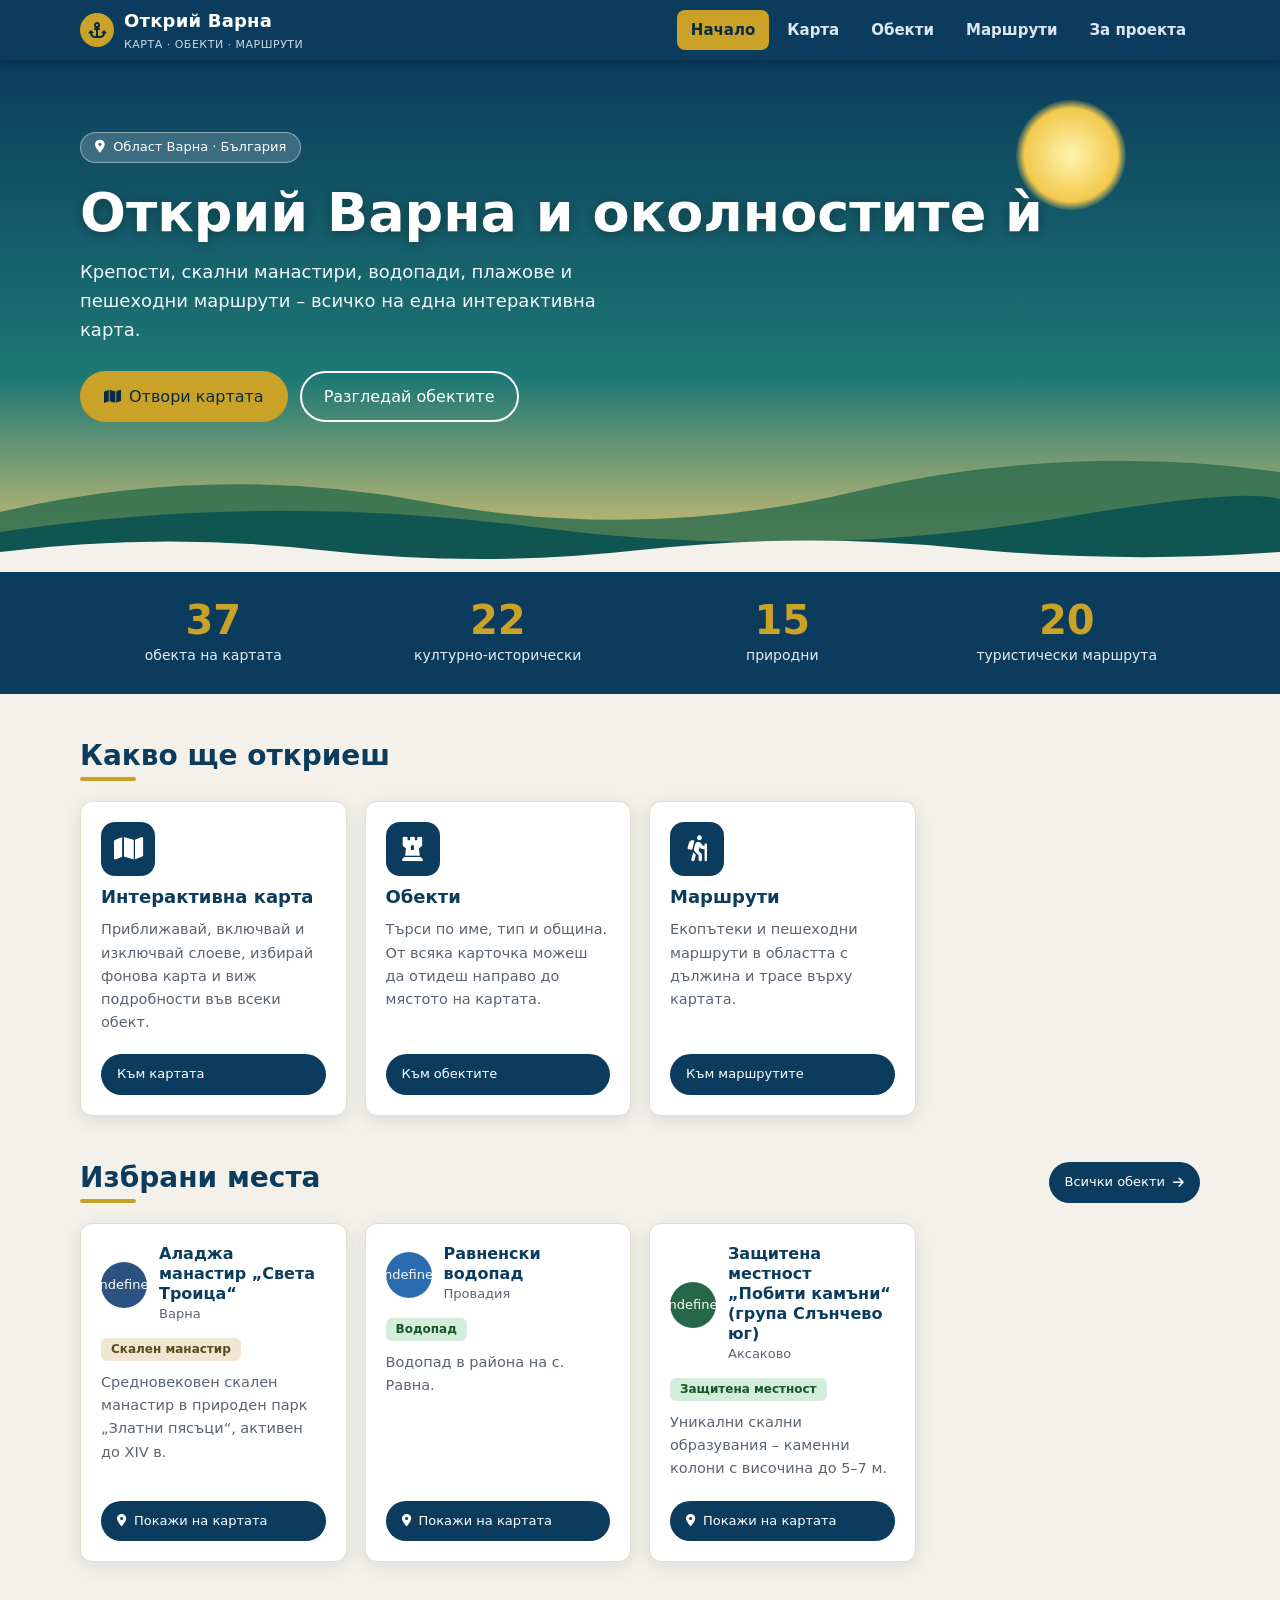
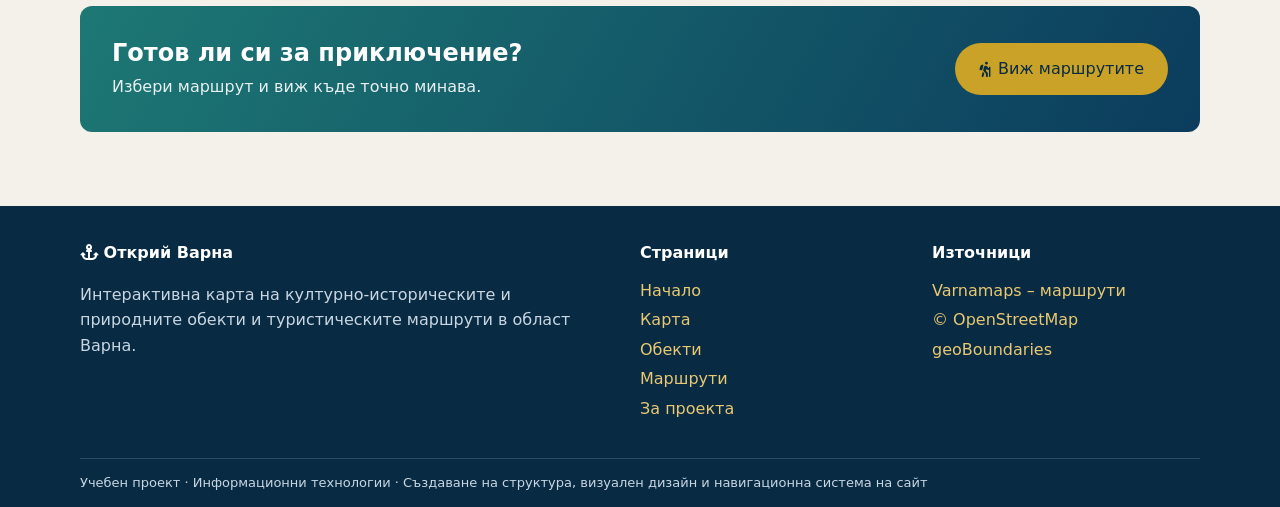
<file: index.html>
<!doctype html><html lang="bg"><head><meta charset="utf-8"><meta name="viewport" content="width=device-width,initial-scale=1"><title>Начало – Открий Варна</title><link rel="stylesheet" href="css/site.css"><link rel="stylesheet" href="https://cdnjs.cloudflare.com/ajax/libs/font-awesome/6.5.2/css/all.min.css"><link rel="stylesheet" href="css/fa-solid.css"><script>(function(){function faOk(){try{var i=document.createElement("i");i.className="fa-solid fa-anchor";i.style.cssText="position:absolute;left:-9999px;font-family:\"Font Awesome 6 Free\";font-weight:900";document.body.appendChild(i);var w=i.offsetWidth;document.body.removeChild(i);return w>0}catch(e){return false}}function check(){if(!faOk())document.documentElement.classList.add("no-fa")}if(document.readyState==="loading")document.addEventListener("DOMContentLoaded",function(){setTimeout(check,400)});else setTimeout(check,400)})();</script></head><body class=""><header class="site-header"><div class="container bar"><a class="logo" href="index.html"><span class="mark"><i class="fa-solid fa-anchor"></i></span><span>Открий Варна<small>КАРТА · ОБЕКТИ · МАРШРУТИ</small></span></a><button class="nav-toggle" aria-label="Меню" aria-expanded="false"><i class="fa-solid fa-bars"></i></button><nav aria-label="Основна навигация"><ul class="nav"><li><a href="index.html" class="active" aria-current="page">Начало</a></li><li><a href="karta.html">Карта</a></li><li><a href="obekti.html">Обекти</a></li><li><a href="marshruti.html">Маршрути</a></li><li><a href="za-proekta.html">За проекта</a></li></ul></nav></div></header><section class="banner"><div class="sun"></div><div class="container inner"><span class="tag"><i class="fa-solid fa-location-dot"></i> Област Варна · България</span><h1>Открий Варна и околностите ѝ</h1><p>Крепости, скални манастири, водопади, плажове и пешеходни маршрути – всичко на една интерактивна карта.</p><div class="btn-row"><a class="btn btn-primary" href="karta.html"><i class="fa-solid fa-map"></i> Отвори картата</a><a class="btn btn-outline" href="obekti.html">Разгледай обектите</a></div></div><svg class="scene" viewBox="0 0 1440 170" preserveAspectRatio="none" aria-hidden="true"><path d="M0 110 Q240 60 480 100 T960 90 T1440 70 V170 H0Z" fill="#2f6f4f" opacity=".85"/><path d="M0 130 Q300 90 600 125 T1200 115 T1440 120 V170 H0Z" fill="#0f5552"/><path d="M0 150 Q180 130 360 148 T720 148 T1080 146 T1440 150 V170 H0Z" fill="#f4f1ea"/></svg></section><section class="stats"><div class="container"><div class="grid"><div class="stat"><b id="stat-objects">0</b><span>обекта на картата</span></div><div class="stat"><b id="stat-culture">0</b><span>културно-исторически</span></div><div class="stat"><b id="stat-nature">0</b><span>природни</span></div><div class="stat"><b id="stat-trails">0</b><span>туристически маршрута</span></div></div></div></section><section class="block"><div class="container"><div class="section-title"><h2>Какво ще откриеш</h2></div><div class="grid"><div class="card feature"><div class="ico"><i class="fa-solid fa-map"></i></div><h3>Интерактивна карта</h3><p>Приближавай, включвай и изключвай слоеве, избирай фонова карта и виж подробности във всеки обект.</p><div class="spacer"></div><a class="btn btn-dark btn-sm" href="karta.html">Към картата</a></div><div class="card feature"><div class="ico"><i class="fa-solid fa-chess-rook"></i></div><h3>Обекти</h3><p>Търси по име, тип и община. От всяка карточка можеш да отидеш направо до мястото на картата.</p><div class="spacer"></div><a class="btn btn-dark btn-sm" href="obekti.html">Към обектите</a></div><div class="card feature"><div class="ico"><i class="fa-solid fa-person-hiking"></i></div><h3>Маршрути</h3><p>Екопътеки и пешеходни маршрути в областта с дължина и трасе върху картата.</p><div class="spacer"></div><a class="btn btn-dark btn-sm" href="marshruti.html">Към маршрутите</a></div></div></div></section><section class="block" style="padding-top:0"><div class="container"><div class="section-title"><h2>Избрани места</h2><a class="btn btn-dark btn-sm" href="obekti.html">Всички обекти <i class="fa-solid fa-arrow-right"></i></a></div><div class="grid" id="featured"></div></div></section><section class="block" style="padding-top:0"><div class="container"><div class="cta"><div><h2>Готов ли си за приключение?</h2><p>Избери маршрут и виж къде точно минава.</p></div><a class="btn btn-primary" href="marshruti.html"><i class="fa-solid fa-person-hiking"></i> Виж маршрутите</a></div></div></section><footer class="site-footer"><div class="container"><div class="cols"><div><h4><i class="fa-solid fa-anchor"></i> Открий Варна</h4><p>Интерактивна карта на културно-историческите и природните обекти и туристическите маршрути в област Варна.</p></div><div><h4>Страници</h4><a href="index.html">Начало</a><a href="karta.html">Карта</a><a href="obekti.html">Обекти</a><a href="marshruti.html">Маршрути</a><a href="za-proekta.html">За проекта</a></div><div><h4>Източници</h4><a href="https://varnamaps.eu/route-map/" target="_blank" rel="noopener">Varnamaps – маршрути</a><a href="https://www.openstreetmap.org/copyright" target="_blank" rel="noopener">© OpenStreetMap</a><a href="https://www.geoboundaries.org/" target="_blank" rel="noopener">geoBoundaries</a></div></div><div class="copy">Учебен проект · Информационни технологии · Създаване на структура, визуален дизайн и навигационна система на сайт</div></div></footer><script src="data/kulturni.js"></script><script src="data/prirodni.js"></script><script src="data/marshruti.js"></script><script src="js/site.js"></script></body></html>
</file>
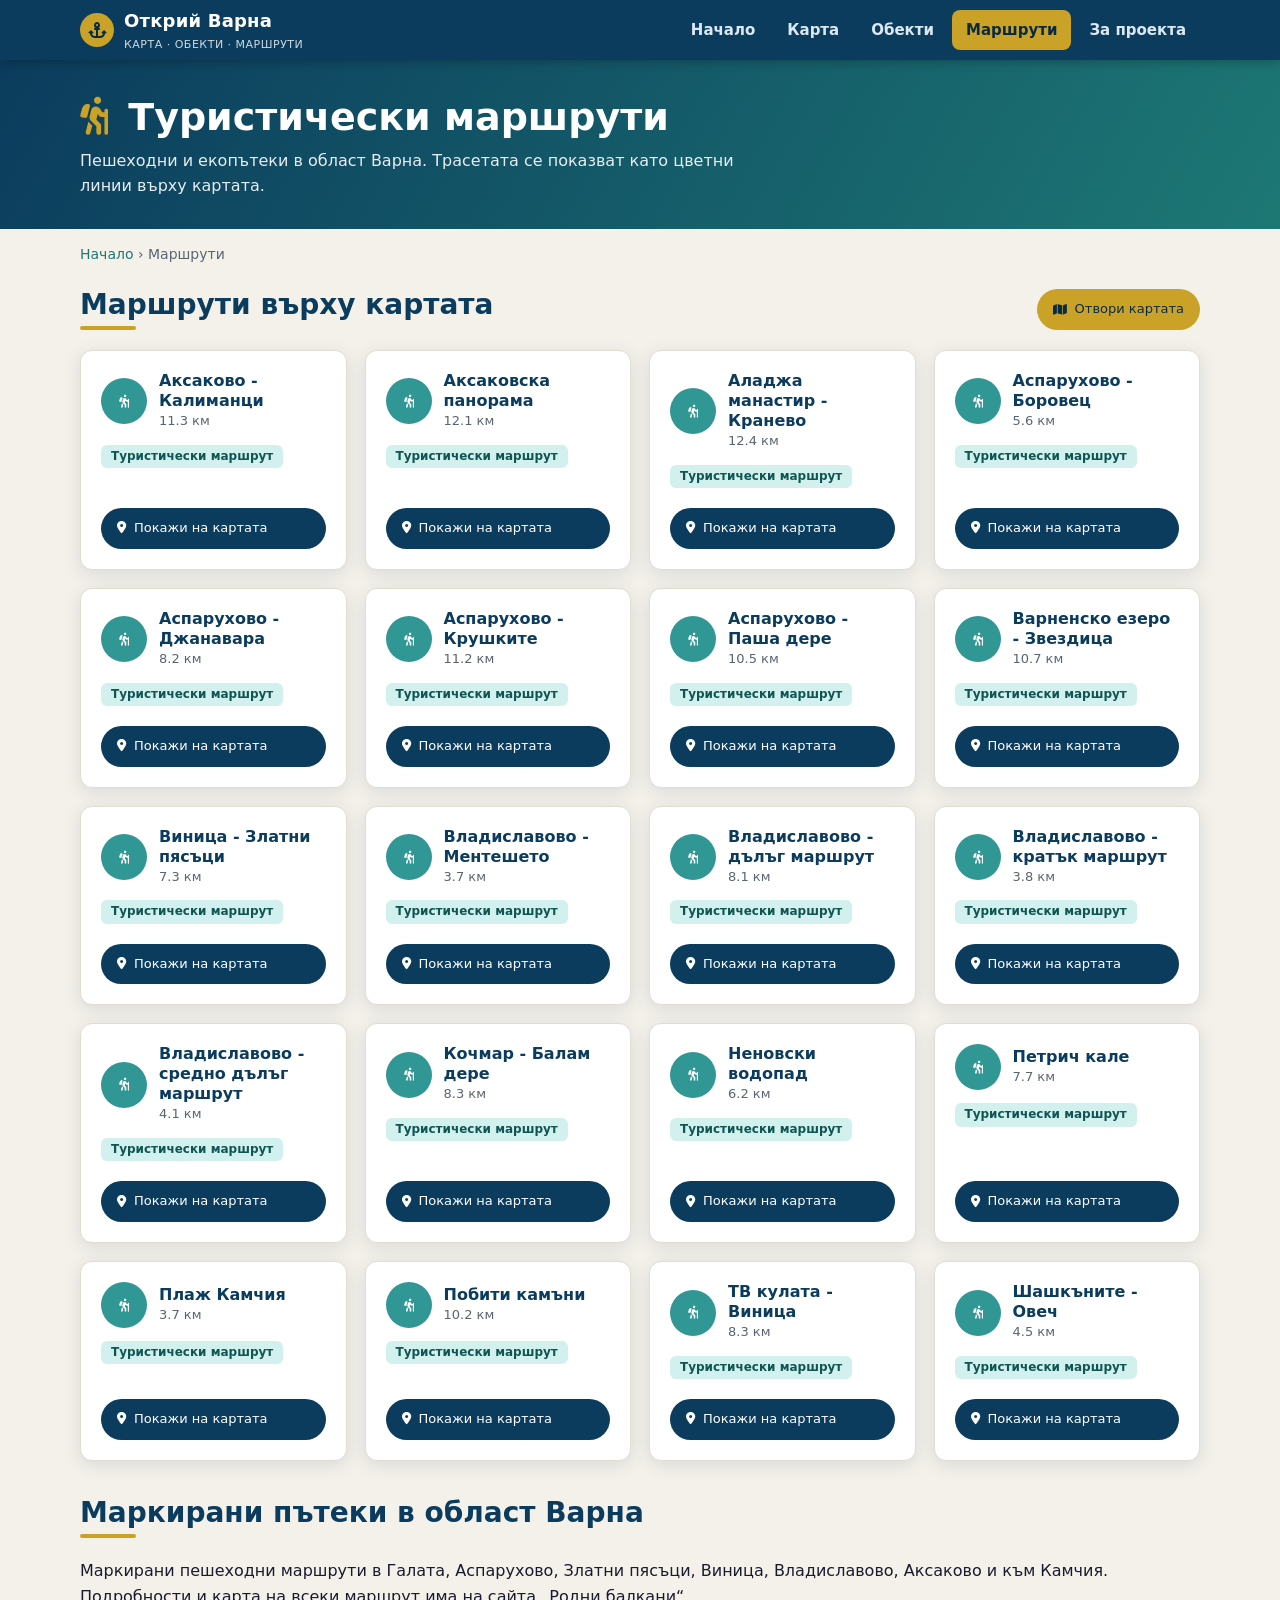
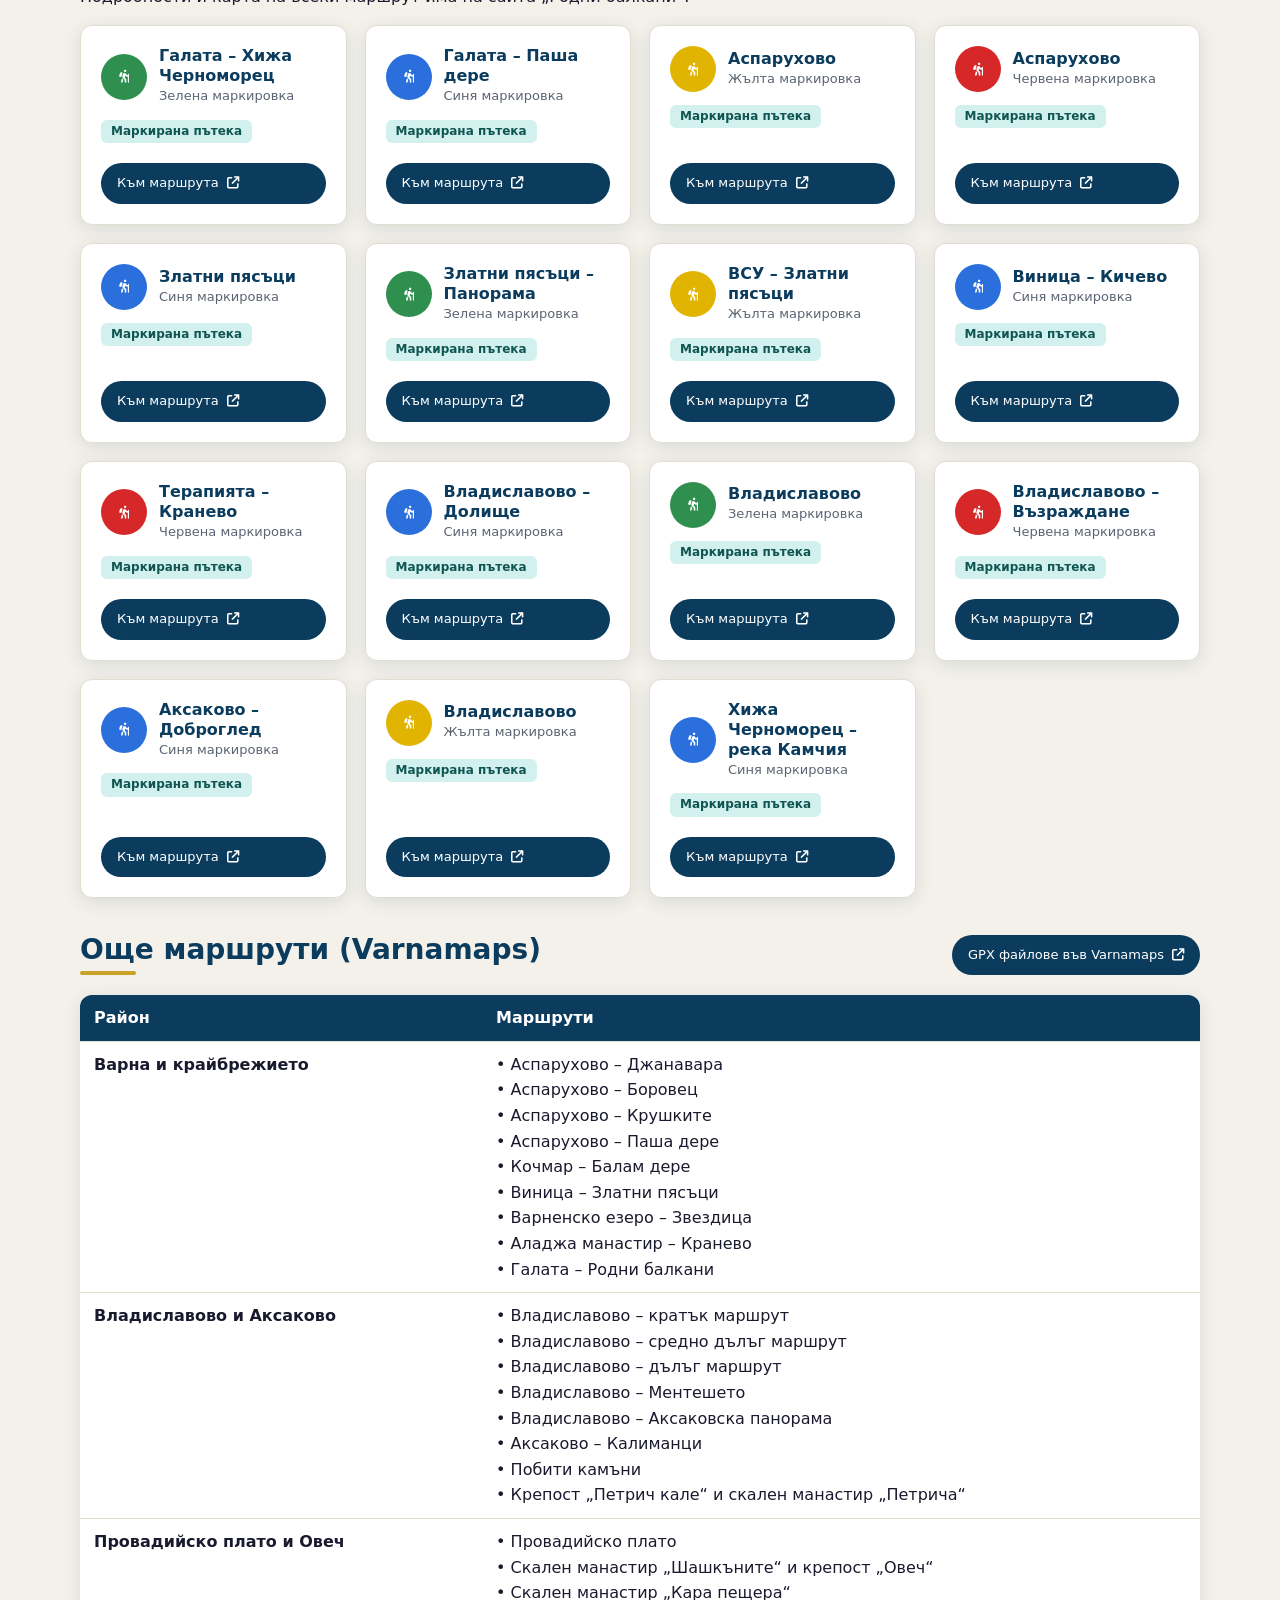
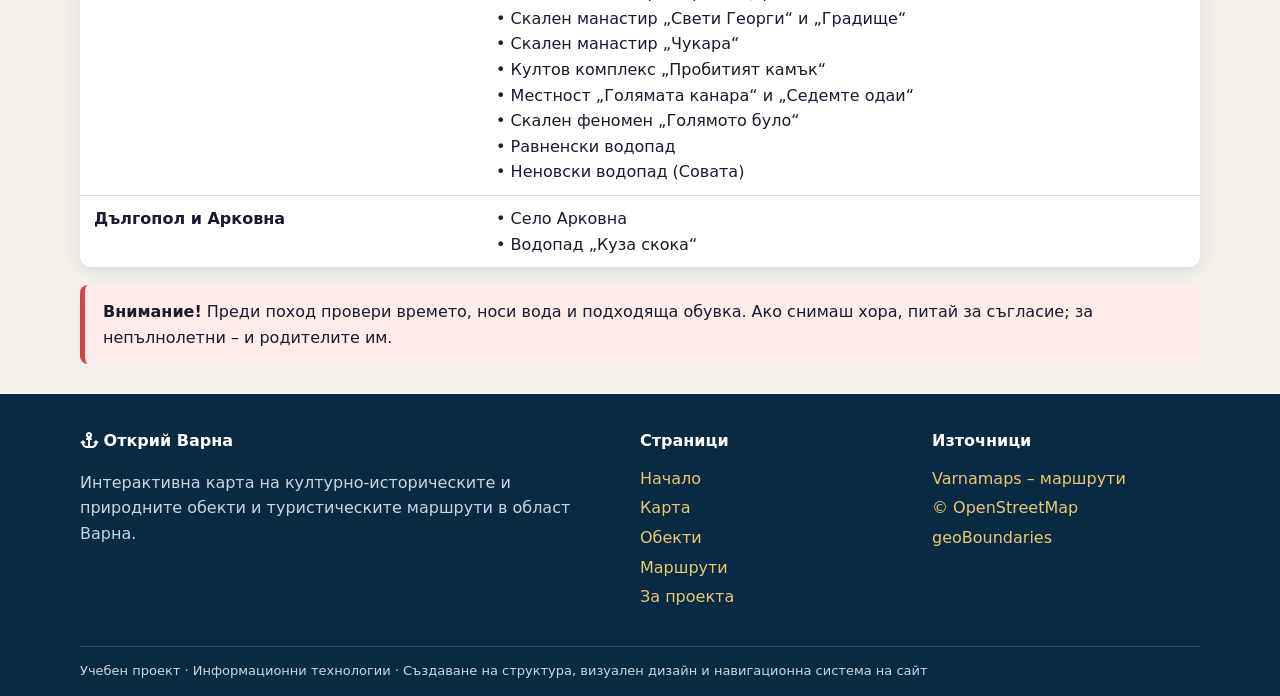
<file: marshruti.html>
<!doctype html><html lang="bg"><head><meta charset="utf-8"><meta name="viewport" content="width=device-width,initial-scale=1"><title>Маршрути – Открий Варна</title><link rel="stylesheet" href="css/site.css"><link rel="stylesheet" href="https://cdnjs.cloudflare.com/ajax/libs/font-awesome/6.5.2/css/all.min.css"><link rel="stylesheet" href="css/fa-solid.css"><script>(function(){function faOk(){try{var i=document.createElement("i");i.className="fa-solid fa-anchor";i.style.cssText="position:absolute;left:-9999px;font-family:\"Font Awesome 6 Free\";font-weight:900";document.body.appendChild(i);var w=i.offsetWidth;document.body.removeChild(i);return w>0}catch(e){return false}}function check(){if(!faOk())document.documentElement.classList.add("no-fa")}if(document.readyState==="loading")document.addEventListener("DOMContentLoaded",function(){setTimeout(check,400)});else setTimeout(check,400)})();</script></head><body class=""><header class="site-header"><div class="container bar"><a class="logo" href="index.html"><span class="mark"><i class="fa-solid fa-anchor"></i></span><span>Открий Варна<small>КАРТА · ОБЕКТИ · МАРШРУТИ</small></span></a><button class="nav-toggle" aria-label="Меню" aria-expanded="false"><i class="fa-solid fa-bars"></i></button><nav aria-label="Основна навигация"><ul class="nav"><li><a href="index.html">Начало</a></li><li><a href="karta.html">Карта</a></li><li><a href="obekti.html">Обекти</a></li><li><a href="marshruti.html" class="active" aria-current="page">Маршрути</a></li><li><a href="za-proekta.html">За проекта</a></li></ul></nav></div></header><div class="page-banner"><div class="container inner"><h1><i class="fa-solid fa-person-hiking"></i> Туристически маршрути</h1><p>Пешеходни и екопътеки в област Варна. Трасетата се показват като цветни линии върху картата.</p></div></div><nav class="breadcrumb container" aria-label="Пътека"><a href="index.html">Начало</a> › Маршрути</nav><div class="container"><div class="section-title" style="margin-top:22px"><h2>Маршрути върху картата</h2><a class="btn btn-primary btn-sm" href="karta.html"><i class="fa-solid fa-map"></i> Отвори картата</a></div><div class="grid" id="trail-list"></div><div class="notice" id="trail-empty"><b>Ако списъкът по-горе е празен, презареди страницата или провери data/marshruti.js.</b> Файловете с маршрути (GPX) се слагат в папка <code>gpx/</code> и се превръщат за картата със <code>node tools/gpx_to_js.js</code>. Дотогава на картата виждаш обектите, а долу е списъкът с маршрути, които предстои да бъдат нанесени.</div><div class="section-title" style="margin-top:34px"><h2>Маркирани пътеки в област Варна</h2></div><p>Маркирани пешеходни маршрути в Галата, Аспарухово, Златни пясъци, Виница, Владиславово, Аксаково и към Камчия. Подробности и карта на всеки маршрут има на сайта „Родни балкани“.</p><div class="grid"><article class="card"><div class="obj-head"><div class="dot" style="background:#2f8f4e"><i class="fa-solid fa-person-hiking"></i></div><div><h3>Галата – Хижа Черноморец</h3><div class="meta">Зелена маркировка</div></div></div><div><span class="chip trail">Маркирана пътека</span></div><div class="spacer"></div><a class="btn btn-dark btn-sm" href="https://www.rodnibalkani.com/?page_id=1984" target="_blank" rel="noopener">Към маршрута <i class="fa-solid fa-arrow-up-right-from-square"></i></a></article><article class="card"><div class="obj-head"><div class="dot" style="background:#2a6fdb"><i class="fa-solid fa-person-hiking"></i></div><div><h3>Галата – Паша дере</h3><div class="meta">Синя маркировка</div></div></div><div><span class="chip trail">Маркирана пътека</span></div><div class="spacer"></div><a class="btn btn-dark btn-sm" href="https://www.rodnibalkani.com/?page_id=1993" target="_blank" rel="noopener">Към маршрута <i class="fa-solid fa-arrow-up-right-from-square"></i></a></article><article class="card"><div class="obj-head"><div class="dot" style="background:#e0b400"><i class="fa-solid fa-person-hiking"></i></div><div><h3>Аспарухово</h3><div class="meta">Жълта маркировка</div></div></div><div><span class="chip trail">Маркирана пътека</span></div><div class="spacer"></div><a class="btn btn-dark btn-sm" href="https://www.rodnibalkani.com/?page_id=1998" target="_blank" rel="noopener">Към маршрута <i class="fa-solid fa-arrow-up-right-from-square"></i></a></article><article class="card"><div class="obj-head"><div class="dot" style="background:#d62828"><i class="fa-solid fa-person-hiking"></i></div><div><h3>Аспарухово</h3><div class="meta">Червена маркировка</div></div></div><div><span class="chip trail">Маркирана пътека</span></div><div class="spacer"></div><a class="btn btn-dark btn-sm" href="https://www.rodnibalkani.com/?page_id=2003" target="_blank" rel="noopener">Към маршрута <i class="fa-solid fa-arrow-up-right-from-square"></i></a></article><article class="card"><div class="obj-head"><div class="dot" style="background:#2a6fdb"><i class="fa-solid fa-person-hiking"></i></div><div><h3>Златни пясъци</h3><div class="meta">Синя маркировка</div></div></div><div><span class="chip trail">Маркирана пътека</span></div><div class="spacer"></div><a class="btn btn-dark btn-sm" href="https://www.rodnibalkani.com/?page_id=2007" target="_blank" rel="noopener">Към маршрута <i class="fa-solid fa-arrow-up-right-from-square"></i></a></article><article class="card"><div class="obj-head"><div class="dot" style="background:#2f8f4e"><i class="fa-solid fa-person-hiking"></i></div><div><h3>Златни пясъци – Панорама</h3><div class="meta">Зелена маркировка</div></div></div><div><span class="chip trail">Маркирана пътека</span></div><div class="spacer"></div><a class="btn btn-dark btn-sm" href="https://www.rodnibalkani.com/?page_id=2011" target="_blank" rel="noopener">Към маршрута <i class="fa-solid fa-arrow-up-right-from-square"></i></a></article><article class="card"><div class="obj-head"><div class="dot" style="background:#e0b400"><i class="fa-solid fa-person-hiking"></i></div><div><h3>ВСУ – Златни пясъци</h3><div class="meta">Жълта маркировка</div></div></div><div><span class="chip trail">Маркирана пътека</span></div><div class="spacer"></div><a class="btn btn-dark btn-sm" href="https://www.rodnibalkani.com/?page_id=2014" target="_blank" rel="noopener">Към маршрута <i class="fa-solid fa-arrow-up-right-from-square"></i></a></article><article class="card"><div class="obj-head"><div class="dot" style="background:#2a6fdb"><i class="fa-solid fa-person-hiking"></i></div><div><h3>Виница – Кичево</h3><div class="meta">Синя маркировка</div></div></div><div><span class="chip trail">Маркирана пътека</span></div><div class="spacer"></div><a class="btn btn-dark btn-sm" href="https://www.rodnibalkani.com/?page_id=2016" target="_blank" rel="noopener">Към маршрута <i class="fa-solid fa-arrow-up-right-from-square"></i></a></article><article class="card"><div class="obj-head"><div class="dot" style="background:#d62828"><i class="fa-solid fa-person-hiking"></i></div><div><h3>Терапията – Кранево</h3><div class="meta">Червена маркировка</div></div></div><div><span class="chip trail">Маркирана пътека</span></div><div class="spacer"></div><a class="btn btn-dark btn-sm" href="https://www.rodnibalkani.com/?page_id=2020" target="_blank" rel="noopener">Към маршрута <i class="fa-solid fa-arrow-up-right-from-square"></i></a></article><article class="card"><div class="obj-head"><div class="dot" style="background:#2a6fdb"><i class="fa-solid fa-person-hiking"></i></div><div><h3>Владиславово – Долище</h3><div class="meta">Синя маркировка</div></div></div><div><span class="chip trail">Маркирана пътека</span></div><div class="spacer"></div><a class="btn btn-dark btn-sm" href="https://www.rodnibalkani.com/?page_id=2023" target="_blank" rel="noopener">Към маршрута <i class="fa-solid fa-arrow-up-right-from-square"></i></a></article><article class="card"><div class="obj-head"><div class="dot" style="background:#2f8f4e"><i class="fa-solid fa-person-hiking"></i></div><div><h3>Владиславово</h3><div class="meta">Зелена маркировка</div></div></div><div><span class="chip trail">Маркирана пътека</span></div><div class="spacer"></div><a class="btn btn-dark btn-sm" href="https://www.rodnibalkani.com/?page_id=2026" target="_blank" rel="noopener">Към маршрута <i class="fa-solid fa-arrow-up-right-from-square"></i></a></article><article class="card"><div class="obj-head"><div class="dot" style="background:#d62828"><i class="fa-solid fa-person-hiking"></i></div><div><h3>Владиславово – Възраждане</h3><div class="meta">Червена маркировка</div></div></div><div><span class="chip trail">Маркирана пътека</span></div><div class="spacer"></div><a class="btn btn-dark btn-sm" href="https://www.rodnibalkani.com/?page_id=2029" target="_blank" rel="noopener">Към маршрута <i class="fa-solid fa-arrow-up-right-from-square"></i></a></article><article class="card"><div class="obj-head"><div class="dot" style="background:#2a6fdb"><i class="fa-solid fa-person-hiking"></i></div><div><h3>Аксаково – Доброглед</h3><div class="meta">Синя маркировка</div></div></div><div><span class="chip trail">Маркирана пътека</span></div><div class="spacer"></div><a class="btn btn-dark btn-sm" href="https://www.rodnibalkani.com/?page_id=2032" target="_blank" rel="noopener">Към маршрута <i class="fa-solid fa-arrow-up-right-from-square"></i></a></article><article class="card"><div class="obj-head"><div class="dot" style="background:#e0b400"><i class="fa-solid fa-person-hiking"></i></div><div><h3>Владиславово</h3><div class="meta">Жълта маркировка</div></div></div><div><span class="chip trail">Маркирана пътека</span></div><div class="spacer"></div><a class="btn btn-dark btn-sm" href="https://www.rodnibalkani.com/?page_id=2035" target="_blank" rel="noopener">Към маршрута <i class="fa-solid fa-arrow-up-right-from-square"></i></a></article><article class="card"><div class="obj-head"><div class="dot" style="background:#2a6fdb"><i class="fa-solid fa-person-hiking"></i></div><div><h3>Хижа Черноморец – река Камчия</h3><div class="meta">Синя маркировка</div></div></div><div><span class="chip trail">Маркирана пътека</span></div><div class="spacer"></div><a class="btn btn-dark btn-sm" href="https://www.rodnibalkani.com/?page_id=2886" target="_blank" rel="noopener">Към маршрута <i class="fa-solid fa-arrow-up-right-from-square"></i></a></article></div><div class="section-title" style="margin-top:34px"><h2>Още маршрути (Varnamaps)</h2><a class="btn btn-dark btn-sm" href="https://varnamaps.eu/gps-tracks/" target="_blank" rel="noopener">GPX файлове във Varnamaps <i class="fa-solid fa-arrow-up-right-from-square"></i></a></div><table class="simple"><thead><tr><th>Район</th><th>Маршрути</th></tr></thead><tbody><tr><td><b>Варна и крайбрежието</b></td><td>• Аспарухово – Джанавара<br>• Аспарухово – Боровец<br>• Аспарухово – Крушките<br>• Аспарухово – Паша дере<br>• Кочмар – Балам дере<br>• Виница – Златни пясъци<br>• Варненско езеро – Звездица<br>• Аладжа манастир – Кранево<br>• Галата – Родни балкани</td></tr><tr><td><b>Владиславово и Аксаково</b></td><td>• Владиславово – кратък маршрут<br>• Владиславово – средно дълъг маршрут<br>• Владиславово – дълъг маршрут<br>• Владиславово – Ментешето<br>• Владиславово – Аксаковска панорама<br>• Аксаково – Калиманци<br>• Побити камъни<br>• Крепост „Петрич кале“ и скален манастир „Петрича“</td></tr><tr><td><b>Провадийско плато и Овеч</b></td><td>• Провадийско плато<br>• Скален манастир „Шашкъните“ и крепост „Овеч“<br>• Скален манастир „Кара пещера“<br>• Скален манастир „Свети Георги“ и „Градище“<br>• Скален манастир „Чукара“<br>• Култов комплекс „Пробитият камък“<br>• Местност „Голямата канара“ и „Седемте одаи“<br>• Скален феномен „Голямото було“<br>• Равненски водопад<br>• Неновски водопад (Совата)</td></tr><tr><td><b>Дългопол и Арковна</b></td><td>• Село Арковна<br>• Водопад „Куза скока“</td></tr></tbody></table><div class="notice warn"><b>Внимание!</b> Преди поход провери времето, носи вода и подходяща обувка. Ако снимаш хора, питай за съгласие; за непълнолетни – и родителите им.</div></div><footer class="site-footer"><div class="container"><div class="cols"><div><h4><i class="fa-solid fa-anchor"></i> Открий Варна</h4><p>Интерактивна карта на културно-историческите и природните обекти и туристическите маршрути в област Варна.</p></div><div><h4>Страници</h4><a href="index.html">Начало</a><a href="karta.html">Карта</a><a href="obekti.html">Обекти</a><a href="marshruti.html">Маршрути</a><a href="za-proekta.html">За проекта</a></div><div><h4>Източници</h4><a href="https://varnamaps.eu/route-map/" target="_blank" rel="noopener">Varnamaps – маршрути</a><a href="https://www.openstreetmap.org/copyright" target="_blank" rel="noopener">© OpenStreetMap</a><a href="https://www.geoboundaries.org/" target="_blank" rel="noopener">geoBoundaries</a></div></div><div class="copy">Учебен проект · Информационни технологии · Създаване на структура, визуален дизайн и навигационна система на сайт</div></div></footer><script src="data/kulturni.js"></script><script src="data/prirodni.js"></script><script src="data/marshruti.js"></script><script src="js/site.js"></script></body></html>
</file>
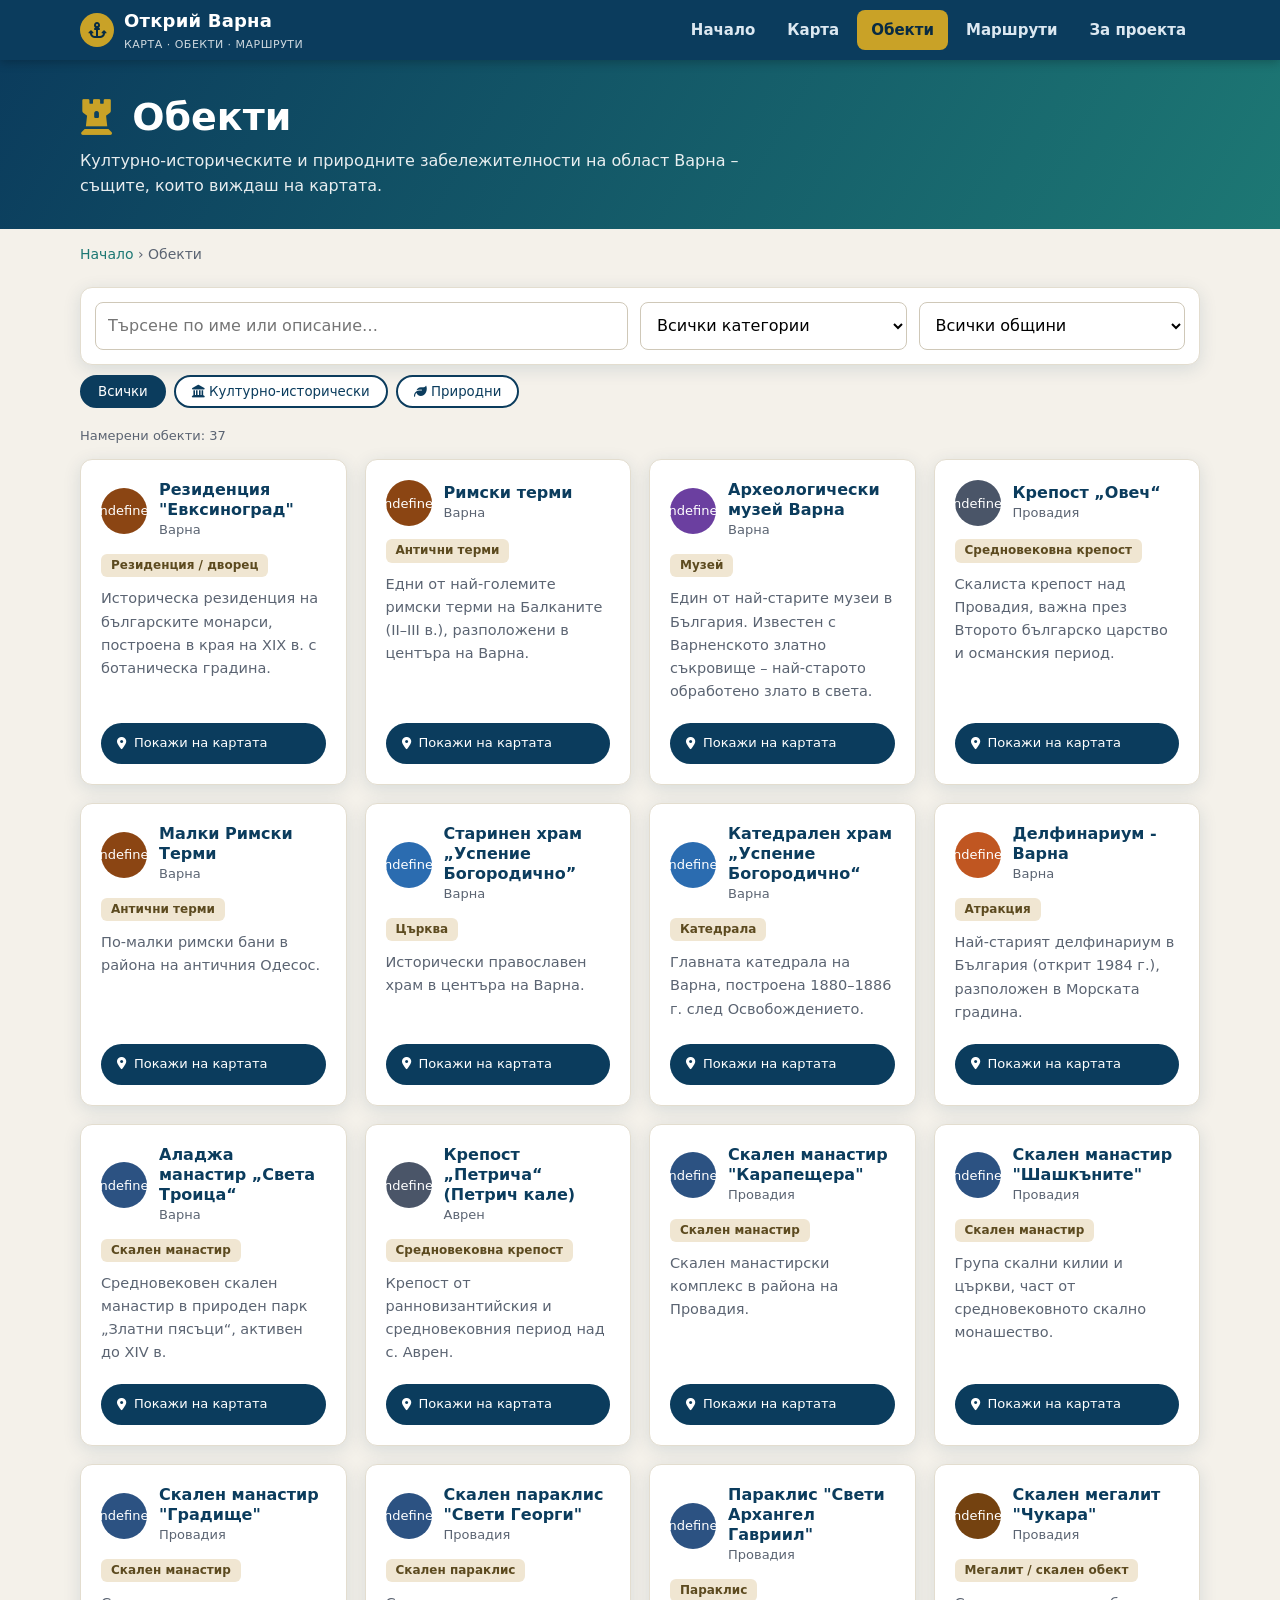
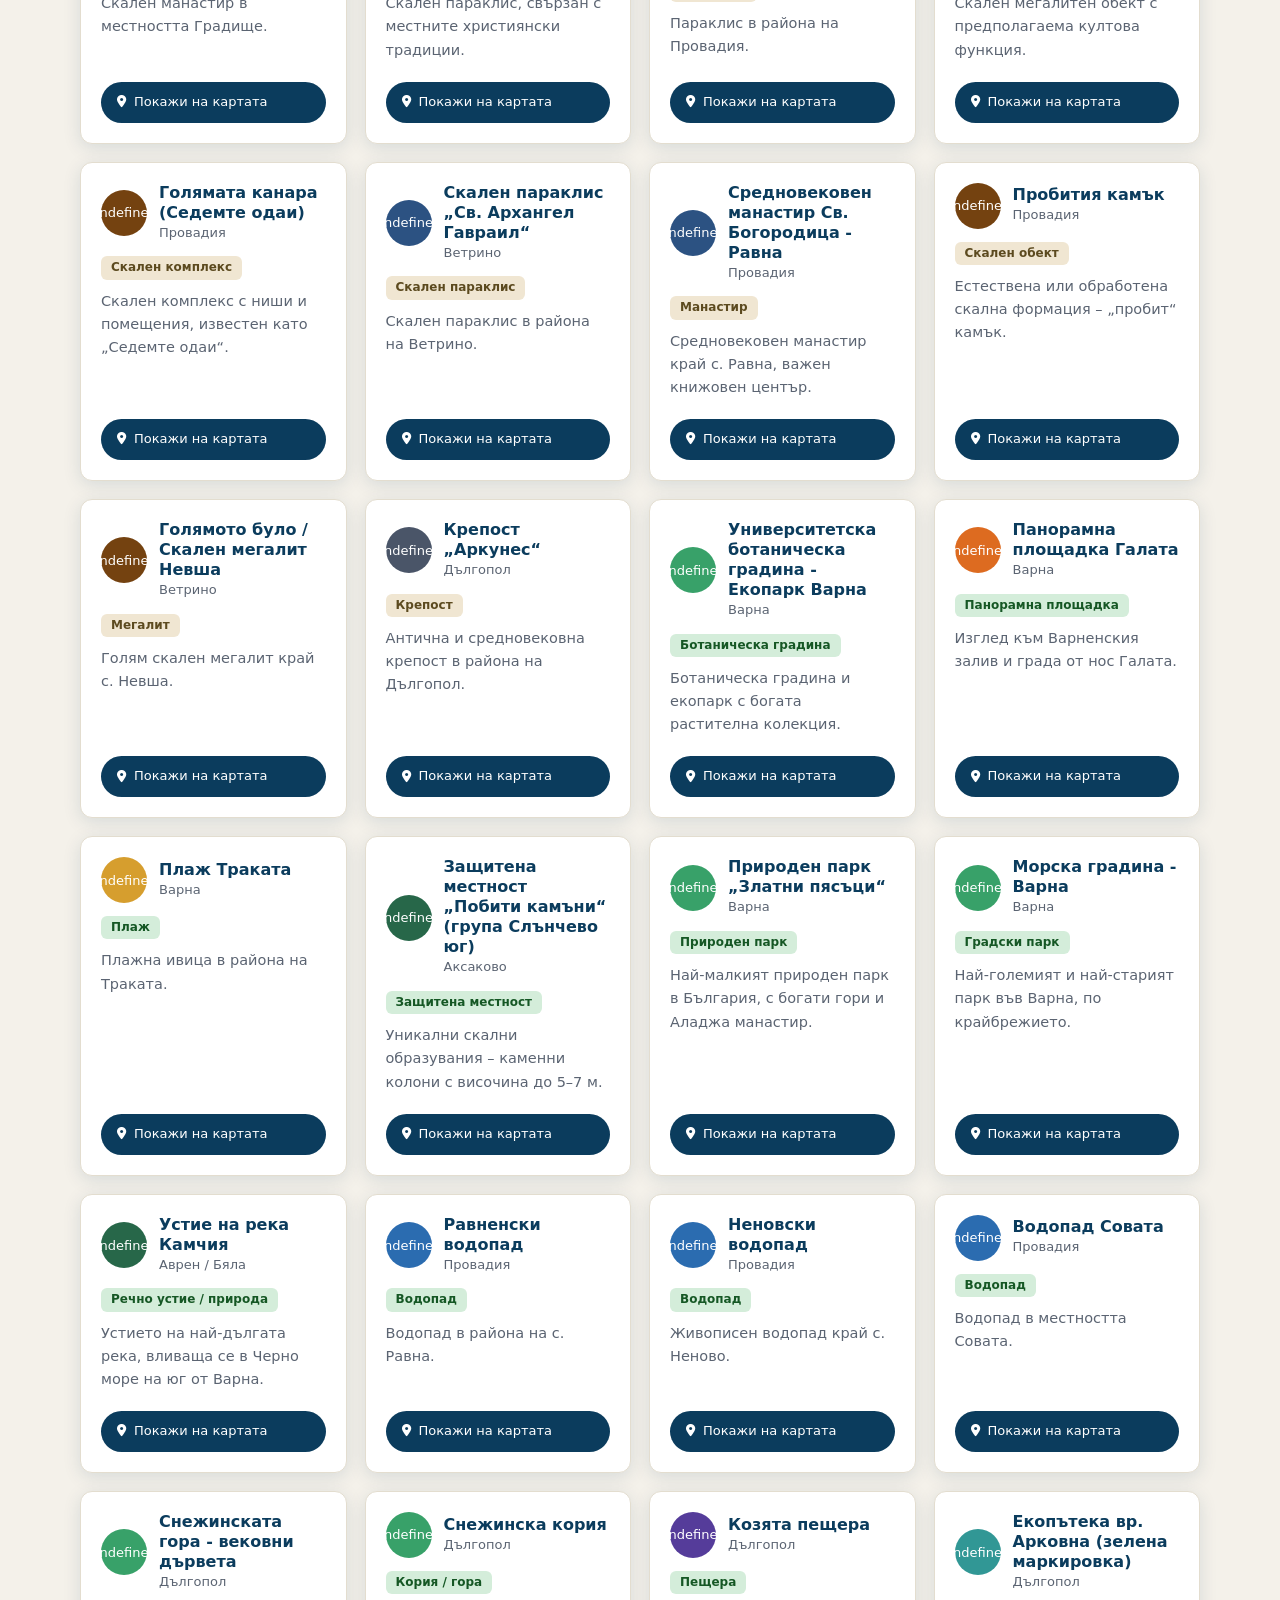
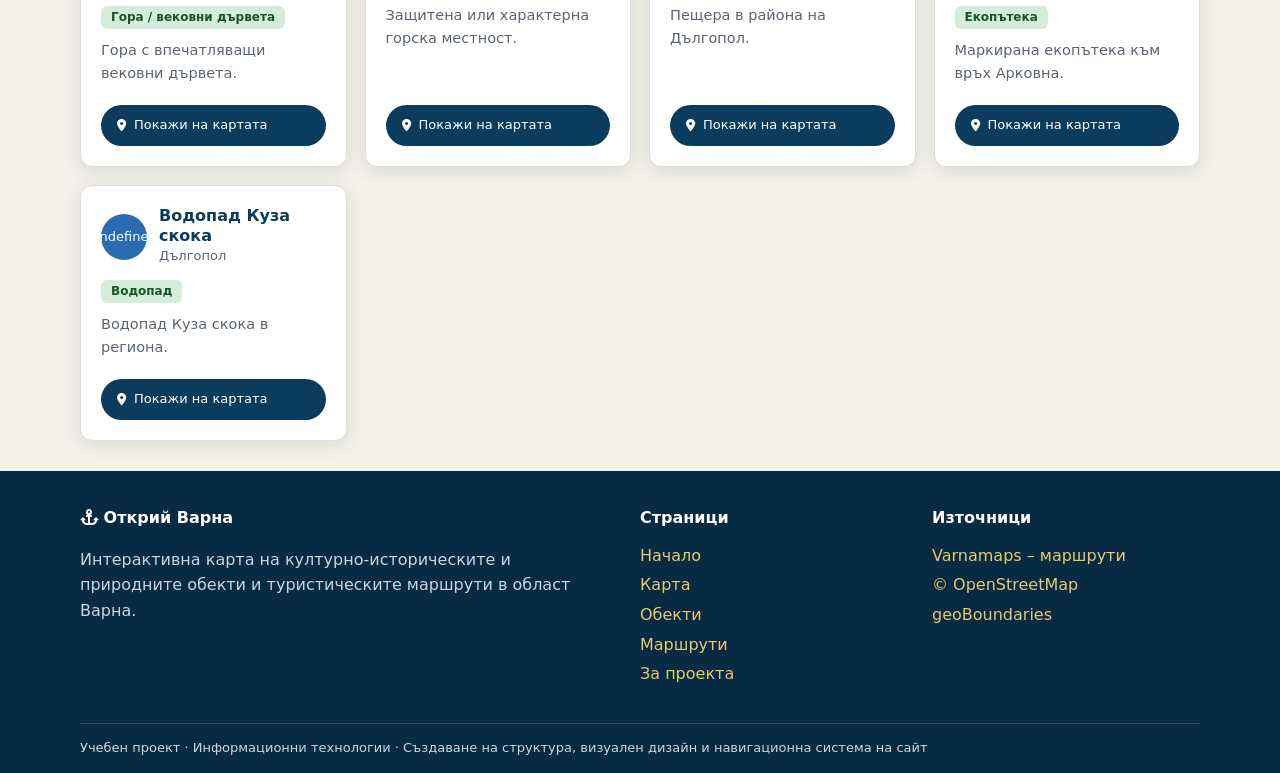
<file: obekti.html>
<!doctype html><html lang="bg"><head><meta charset="utf-8"><meta name="viewport" content="width=device-width,initial-scale=1"><title>Обекти – Открий Варна</title><link rel="stylesheet" href="css/site.css"><link rel="stylesheet" href="https://cdnjs.cloudflare.com/ajax/libs/font-awesome/6.5.2/css/all.min.css"><link rel="stylesheet" href="css/fa-solid.css"><script>(function(){function faOk(){try{var i=document.createElement("i");i.className="fa-solid fa-anchor";i.style.cssText="position:absolute;left:-9999px;font-family:\"Font Awesome 6 Free\";font-weight:900";document.body.appendChild(i);var w=i.offsetWidth;document.body.removeChild(i);return w>0}catch(e){return false}}function check(){if(!faOk())document.documentElement.classList.add("no-fa")}if(document.readyState==="loading")document.addEventListener("DOMContentLoaded",function(){setTimeout(check,400)});else setTimeout(check,400)})();</script></head><body class=""><header class="site-header"><div class="container bar"><a class="logo" href="index.html"><span class="mark"><i class="fa-solid fa-anchor"></i></span><span>Открий Варна<small>КАРТА · ОБЕКТИ · МАРШРУТИ</small></span></a><button class="nav-toggle" aria-label="Меню" aria-expanded="false"><i class="fa-solid fa-bars"></i></button><nav aria-label="Основна навигация"><ul class="nav"><li><a href="index.html">Начало</a></li><li><a href="karta.html">Карта</a></li><li><a href="obekti.html" class="active" aria-current="page">Обекти</a></li><li><a href="marshruti.html">Маршрути</a></li><li><a href="za-proekta.html">За проекта</a></li></ul></nav></div></header><div class="page-banner"><div class="container inner"><h1><i class="fa-solid fa-chess-rook"></i> Обекти</h1><p>Културно-историческите и природните забележителности на област Варна – същите, които виждаш на картата.</p></div></div><nav class="breadcrumb container" aria-label="Пътека"><a href="index.html">Начало</a> › Обекти</nav><div class="container"><div class="filters"><input id="q" type="search" placeholder="Търсене по име или описание…" aria-label="Търсене"><select id="f-cat" aria-label="Категория"><option value="">Всички категории</option></select><select id="f-mun" aria-label="Община"><option value="">Всички общини</option></select></div><div class="tabs"><button class="tab on" data-kind="all">Всички</button><button class="tab" data-kind="c"><i class="fa-solid fa-landmark"></i> Културно-исторически</button><button class="tab" data-kind="n"><i class="fa-solid fa-leaf"></i> Природни</button></div><p class="meta" id="count"></p><div class="grid" id="obj-list"></div></div><footer class="site-footer"><div class="container"><div class="cols"><div><h4><i class="fa-solid fa-anchor"></i> Открий Варна</h4><p>Интерактивна карта на културно-историческите и природните обекти и туристическите маршрути в област Варна.</p></div><div><h4>Страници</h4><a href="index.html">Начало</a><a href="karta.html">Карта</a><a href="obekti.html">Обекти</a><a href="marshruti.html">Маршрути</a><a href="za-proekta.html">За проекта</a></div><div><h4>Източници</h4><a href="https://varnamaps.eu/route-map/" target="_blank" rel="noopener">Varnamaps – маршрути</a><a href="https://www.openstreetmap.org/copyright" target="_blank" rel="noopener">© OpenStreetMap</a><a href="https://www.geoboundaries.org/" target="_blank" rel="noopener">geoBoundaries</a></div></div><div class="copy">Учебен проект · Информационни технологии · Създаване на структура, визуален дизайн и навигационна система на сайт</div></div></footer><script src="data/kulturni.js"></script><script src="data/prirodni.js"></script><script src="data/marshruti.js"></script><script src="js/site.js"></script></body></html>
</file>
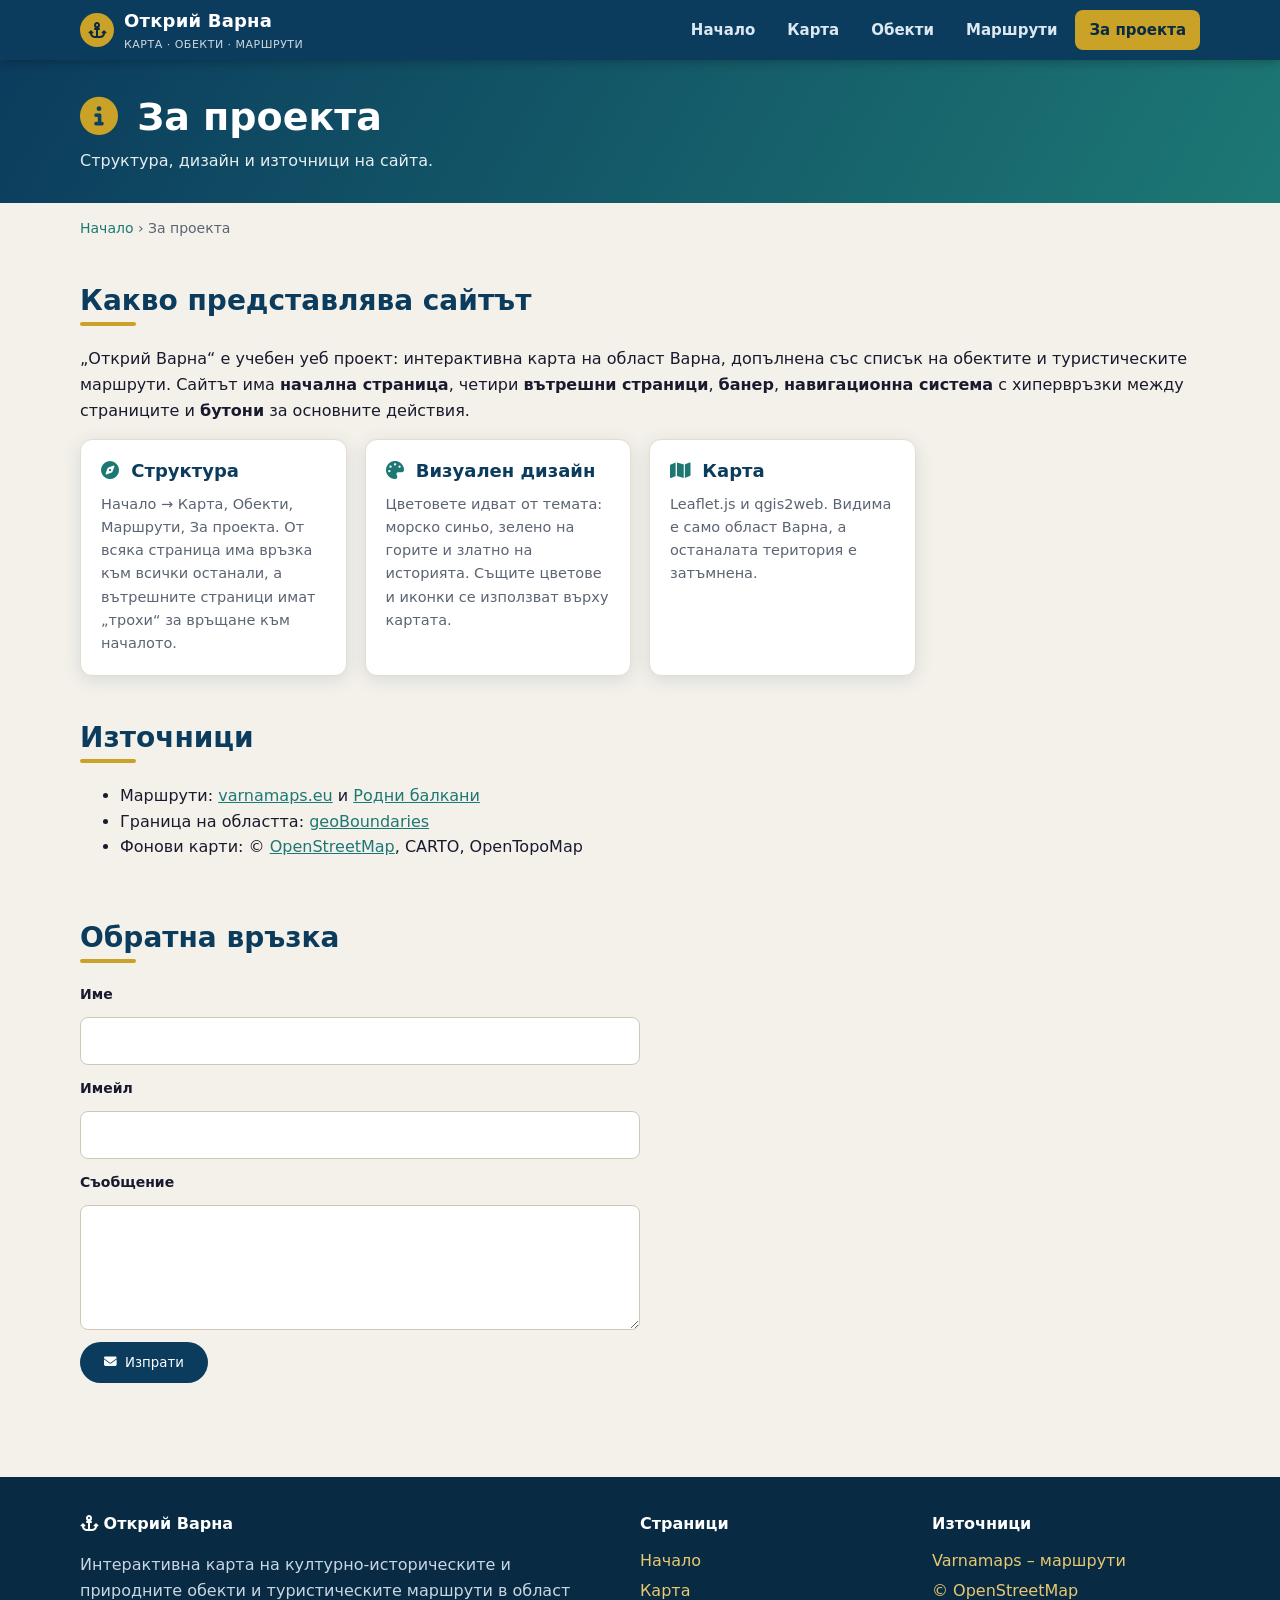
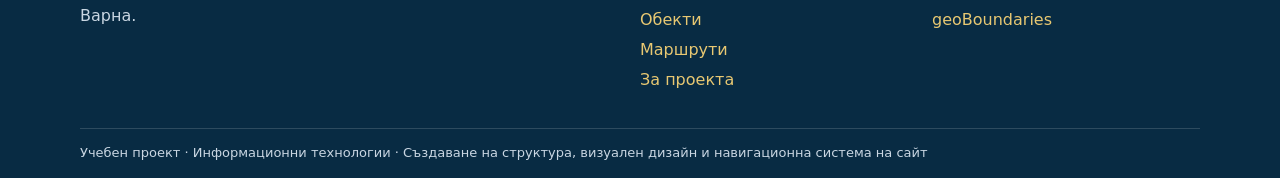
<file: za-proekta.html>
<!doctype html><html lang="bg"><head><meta charset="utf-8"><meta name="viewport" content="width=device-width,initial-scale=1"><title>За проекта – Открий Варна</title><link rel="stylesheet" href="css/site.css"><link rel="stylesheet" href="https://cdnjs.cloudflare.com/ajax/libs/font-awesome/6.5.2/css/all.min.css"><link rel="stylesheet" href="css/fa-solid.css"><script>(function(){function faOk(){try{var i=document.createElement("i");i.className="fa-solid fa-anchor";i.style.cssText="position:absolute;left:-9999px;font-family:\"Font Awesome 6 Free\";font-weight:900";document.body.appendChild(i);var w=i.offsetWidth;document.body.removeChild(i);return w>0}catch(e){return false}}function check(){if(!faOk())document.documentElement.classList.add("no-fa")}if(document.readyState==="loading")document.addEventListener("DOMContentLoaded",function(){setTimeout(check,400)});else setTimeout(check,400)})();</script></head><body class=""><header class="site-header"><div class="container bar"><a class="logo" href="index.html"><span class="mark"><i class="fa-solid fa-anchor"></i></span><span>Открий Варна<small>КАРТА · ОБЕКТИ · МАРШРУТИ</small></span></a><button class="nav-toggle" aria-label="Меню" aria-expanded="false"><i class="fa-solid fa-bars"></i></button><nav aria-label="Основна навигация"><ul class="nav"><li><a href="index.html">Начало</a></li><li><a href="karta.html">Карта</a></li><li><a href="obekti.html">Обекти</a></li><li><a href="marshruti.html">Маршрути</a></li><li><a href="za-proekta.html" class="active" aria-current="page">За проекта</a></li></ul></nav></div></header><div class="page-banner"><div class="container inner"><h1><i class="fa-solid fa-circle-info"></i> За проекта</h1><p>Структура, дизайн и източници на сайта.</p></div></div><nav class="breadcrumb container" aria-label="Пътека"><a href="index.html">Начало</a> › За проекта</nav><div class="container" style="padding-bottom:20px"><section class="block"><div class="section-title"><h2>Какво представлява сайтът</h2></div><p>„Открий Варна“ е учебен уеб проект: интерактивна карта на област Варна, допълнена със списък на обектите и туристическите маршрути. Сайтът има <b>начална страница</b>, четири <b>вътрешни страници</b>, <b>банер</b>, <b>навигационна система</b> с хипервръзки между страниците и <b>бутони</b> за основните действия.</p><div class="grid"><div class="card"><h3><i class="fa-solid fa-compass"></i> Структура</h3><p>Начало → Карта, Обекти, Маршрути, За проекта. От всяка страница има връзка към всички останали, а вътрешните страници имат „трохи“ за връщане към началото.</p></div><div class="card"><h3><i class="fa-solid fa-palette"></i> Визуален дизайн</h3><p>Цветовете идват от темата: морско синьо, зелено на горите и златно на историята. Същите цветове и иконки се използват върху картата.</p></div><div class="card"><h3><i class="fa-solid fa-map"></i> Карта</h3><p>Leaflet.js и qgis2web. Видима е само област Варна, а останалата територия е затъмнена.</p></div></div></section><section class="block" style="padding-top:0"><div class="section-title"><h2>Източници</h2></div><ul><li>Маршрути: <a href="https://varnamaps.eu/route-map/" target="_blank" rel="noopener">varnamaps.eu</a> и <a href="https://www.rodnibalkani.com/" target="_blank" rel="noopener">Родни балкани</a></li><li>Граница на областта: <a href="https://www.geoboundaries.org/" target="_blank" rel="noopener">geoBoundaries</a></li><li>Фонови карти: © <a href="https://www.openstreetmap.org/copyright" target="_blank" rel="noopener">OpenStreetMap</a>, CARTO, OpenTopoMap</li></ul></section><section class="block" style="padding-top:0"><div class="section-title"><h2>Обратна връзка</h2></div><form class="contact" action="mailto:contact@example.com" method="post" enctype="text/plain"><label for="n">Име</label><input id="n" name="Име" required><label for="e">Имейл</label><input id="e" name="Имейл" type="email" required><label for="m">Съобщение</label><textarea id="m" name="Съобщение" rows="4" required></textarea><div><button class="btn btn-dark" type="submit"><i class="fa-solid fa-envelope"></i> Изпрати</button></div></form></section></div><footer class="site-footer"><div class="container"><div class="cols"><div><h4><i class="fa-solid fa-anchor"></i> Открий Варна</h4><p>Интерактивна карта на културно-историческите и природните обекти и туристическите маршрути в област Варна.</p></div><div><h4>Страници</h4><a href="index.html">Начало</a><a href="karta.html">Карта</a><a href="obekti.html">Обекти</a><a href="marshruti.html">Маршрути</a><a href="za-proekta.html">За проекта</a></div><div><h4>Източници</h4><a href="https://varnamaps.eu/route-map/" target="_blank" rel="noopener">Varnamaps – маршрути</a><a href="https://www.openstreetmap.org/copyright" target="_blank" rel="noopener">© OpenStreetMap</a><a href="https://www.geoboundaries.org/" target="_blank" rel="noopener">geoBoundaries</a></div></div><div class="copy">Учебен проект · Информационни технологии · Създаване на структура, визуален дизайн и навигационна система на сайт</div></div></footer><script src="js/site.js"></script></body></html>
</file>
<file: css/site.css>
:root{
  --navy:#0b3c5d; --navy-d:#082b43; --teal:#1d7874; --gold:#c9a227; --gold-d:#a8851a;
  --sand:#f4f1ea; --ink:#1a1a2e; --muted:#5b6472; --card:#fff; --line:#e3ddcf;
  --radius:12px; --shadow:0 4px 18px rgba(11,60,93,.12);
}
*{box-sizing:border-box}
html{scroll-behavior:smooth}
body{margin:0;font-family:"Segoe UI",system-ui,-apple-system,Roboto,sans-serif;color:var(--ink);background:var(--sand);line-height:1.6}
a{color:var(--teal)}
img,svg{max-width:100%}
h1,h2,h3{line-height:1.25;color:var(--navy)}
.container{width:min(1120px,100% - 32px);margin-inline:auto}

/* ---------- Навигационна система ---------- */
.site-header{position:sticky;top:0;z-index:2000;background:var(--navy);color:#fff;box-shadow:0 2px 10px rgba(0,0,0,.25)}
.site-header .bar{display:flex;align-items:center;justify-content:space-between;gap:16px;min-height:60px}
.logo{display:flex;align-items:center;gap:10px;color:#fff;text-decoration:none;font-weight:700;font-size:18px;letter-spacing:.2px}
.logo .mark{width:34px;height:34px;border-radius:50%;background:var(--gold);display:grid;place-items:center;font-size:18px}
.logo small{display:block;font-weight:400;font-size:11px;opacity:.8;letter-spacing:.5px}
.nav{display:flex;gap:4px;list-style:none;margin:0;padding:0}
.nav a{display:block;padding:8px 14px;border-radius:8px;color:#dce8f1;text-decoration:none;font-weight:600;font-size:15px}
.nav a:hover{background:rgba(255,255,255,.12);color:#fff}
.nav a.active{background:var(--gold);color:var(--navy-d)}
.nav-toggle{display:none;background:transparent;border:2px solid rgba(255,255,255,.5);color:#fff;border-radius:8px;font-size:20px;padding:4px 10px;cursor:pointer}
@media(max-width:760px){
  .nav-toggle{display:block}
  .nav{display:none;position:absolute;left:0;right:0;top:100%;background:var(--navy);flex-direction:column;padding:8px 16px 14px}
  .nav.open{display:flex}
}
.breadcrumb{font-size:14px;color:var(--muted);padding:14px 0 0}
.breadcrumb a{color:var(--teal);text-decoration:none}
.breadcrumb a:hover{text-decoration:underline}

/* ---------- Бутони ---------- */
.btn{display:inline-flex;align-items:center;gap:8px;padding:11px 22px;border-radius:999px;border:2px solid transparent;font:600 15px/1 inherit;font-family:inherit;text-decoration:none;cursor:pointer;transition:transform .12s,background .15s,box-shadow .15s}
.btn:hover{transform:translateY(-2px);box-shadow:0 6px 14px rgba(0,0,0,.18)}
.btn-primary{background:var(--gold);color:var(--navy-d)}
.btn-primary:hover{background:#d8b232}
.btn-outline{background:transparent;border-color:#fff;color:#fff}
.btn-outline:hover{background:rgba(255,255,255,.15)}
.btn-dark{background:var(--navy);color:#fff}
.btn-dark:hover{background:var(--teal)}
.btn-sm{padding:8px 14px;font-size:13px}
.btn-row{display:flex;flex-wrap:wrap;gap:12px}

/* ---------- Банер ---------- */
.banner{position:relative;color:#fff;overflow:hidden;background:linear-gradient(180deg,#0b3c5d 0%,#1d7874 62%,#e8c872 100%)}
.banner .inner{position:relative;z-index:2;padding:72px 0 150px}
.banner h1{color:#fff;font-size:clamp(30px,5vw,54px);margin:0 0 12px;text-shadow:0 2px 12px rgba(0,0,0,.3)}
.banner p{max-width:560px;font-size:18px;margin:0 0 26px;opacity:.95}
.banner .tag{display:inline-block;background:rgba(255,255,255,.18);border:1px solid rgba(255,255,255,.4);border-radius:999px;padding:4px 14px;font-size:13px;margin-bottom:16px}
.banner svg.scene{position:absolute;inset:auto 0 0 0;width:100%;height:170px;z-index:1}
.banner .sun{position:absolute;right:12%;top:40px;width:110px;height:110px;border-radius:50%;background:radial-gradient(circle,#fff3b0,#f2c94c 60%,rgba(242,201,76,0) 72%);z-index:1}
.page-banner{background:linear-gradient(120deg,var(--navy),var(--teal));color:#fff}
.page-banner .inner{padding:34px 0 30px}
.page-banner h1{color:#fff;margin:0 0 6px;font-size:clamp(26px,4vw,38px)}
.page-banner p{margin:0;opacity:.9;max-width:680px}

/* ---------- Секции и карти ---------- */
section.block{padding:44px 0}
.section-title{display:flex;align-items:end;justify-content:space-between;gap:12px;margin-bottom:20px;flex-wrap:wrap}
.section-title h2{margin:0;font-size:28px;position:relative;padding-bottom:8px}
.section-title h2::after{content:"";position:absolute;left:0;bottom:0;width:56px;height:4px;border-radius:2px;background:var(--gold)}
.grid{display:grid;gap:18px;grid-template-columns:repeat(auto-fill,minmax(260px,1fr))}
.card{background:var(--card);border-radius:var(--radius);box-shadow:var(--shadow);padding:20px;display:flex;flex-direction:column;gap:10px;border:1px solid var(--line)}
.card h3{margin:0;font-size:18px}
.card p{margin:0;color:var(--muted);font-size:14.5px}
.card .spacer{flex:1}
.feature .ico{width:54px;height:54px;border-radius:14px;background:var(--navy);display:grid;place-items:center;font-size:28px}
.stats{background:var(--navy);color:#fff}
.stats .grid{grid-template-columns:repeat(auto-fit,minmax(160px,1fr));text-align:center;padding:26px 0}
.stat b{display:block;font-size:40px;color:var(--gold);line-height:1.1}
.stat span{opacity:.9;font-size:14px}
.cta{background:linear-gradient(120deg,var(--teal),var(--navy));color:#fff;border-radius:var(--radius);padding:32px;display:flex;align-items:center;justify-content:space-between;gap:18px;flex-wrap:wrap}
.cta h2{color:#fff;margin:0 0 6px}
.cta p{margin:0;opacity:.9}
.chip{display:inline-block;padding:2px 10px;border-radius:6px;font-size:12px;font-weight:700;background:#f0e6d2;color:#5c4a1f}
.chip.nature{background:#d4edda;color:#155724}
.chip.trail{background:#d2f0ee;color:#0f5552}
.dot{width:46px;height:46px;border-radius:50%;display:inline-flex;align-items:center;justify-content:center;font-size:18px;flex-shrink:0;color:#fff;line-height:1}
.obj-head{display:flex;gap:12px;align-items:center}
.obj-head h3{font-size:16px}
.meta{font-size:13px;color:var(--muted)}

/* ---------- Филтри ---------- */
.filters{display:grid;gap:12px;grid-template-columns:2fr 1fr 1fr;background:#fff;padding:14px;border-radius:var(--radius);box-shadow:var(--shadow);margin:22px 0 10px;border:1px solid var(--line)}
.filters input,.filters select{width:100%;padding:10px 12px;border:1px solid #cfc8b8;border-radius:8px;font:inherit;background:#fff}
.tabs{display:flex;gap:8px;flex-wrap:wrap;margin:10px 0 18px}
.tab{padding:7px 16px;border-radius:999px;border:2px solid var(--navy);background:#fff;color:var(--navy);font:600 14px inherit;font-family:inherit;cursor:pointer}
.tab.on{background:var(--navy);color:#fff}
@media(max-width:700px){.filters{grid-template-columns:1fr}}
.empty{padding:30px;text-align:center;color:var(--muted);background:#fff;border-radius:var(--radius);border:1px dashed #cfc8b8}
.notice{background:#fff8e1;border-left:5px solid var(--gold);padding:14px 18px;border-radius:8px;margin:18px 0}
.notice.warn{background:#fdecea;border-color:#d64545}

/* ---------- Форма ---------- */
form.contact{display:grid;gap:12px;max-width:560px}
form.contact label{font-weight:600;font-size:14px}
form.contact input,form.contact textarea{width:100%;padding:10px 12px;border:1px solid #cfc8b8;border-radius:8px;font:inherit}
table.simple{width:100%;border-collapse:collapse;background:#fff;border-radius:var(--radius);overflow:hidden;box-shadow:var(--shadow)}
table.simple th{background:var(--navy);color:#fff;text-align:left;padding:10px 14px}
table.simple td{padding:10px 14px;border-top:1px solid var(--line);vertical-align:top}

/* ---------- Подвал ---------- */
.site-footer{background:var(--navy-d);color:#c9d6e2;margin-top:30px}
.site-footer .cols{display:grid;gap:24px;grid-template-columns:2fr 1fr 1fr;padding:34px 0}
.site-footer h4{color:#fff;margin:0 0 10px}
.site-footer a{color:#e8c872;text-decoration:none;display:block;padding:2px 0}
.site-footer a:hover{text-decoration:underline}
.site-footer .copy{border-top:1px solid rgba(255,255,255,.15);padding:14px 0;font-size:13px}
@media(max-width:700px){.site-footer .cols{grid-template-columns:1fr}}

/* ---------- Страница с карта ---------- */
body.map-page{height:100vh;height:100dvh;display:flex;flex-direction:column;overflow:hidden;margin:0}
body.map-page #map-wrap{flex:1;min-height:0;width:100%;position:relative}
body.map-page #map{position:absolute;inset:0;width:100%;height:100%;min-height:0}
body.map-page .site-header{position:relative}
/* qgis2web.css задава цвят на всички <a> с !important – връщаме цветовете на менюто */
.site-header .logo{color:#fff !important}
.site-header .nav a{color:#dce8f1 !important}
.site-header .nav a:hover{color:#fff !important}
.site-header .nav a.active{color:#082b43 !important}
/* Font Awesome икони */
.dot{width:46px;height:46px;border-radius:50%;display:inline-flex;align-items:center;justify-content:center;font-size:18px;flex-shrink:0;color:#fff;line-height:1}
.dot i,.feature .ico i{font-size:20px}
.feature .ico{color:var(--gold)}
.feature .ico i{font-size:26px}
.logo .mark{color:var(--navy-d);font-size:16px}
.btn i,.tab i,.chip i{font-size:.95em}
.page-banner h1 i{margin-right:6px;color:var(--gold)}
.section-title h2 i{color:var(--gold);margin-right:6px}
.card h3 i{color:var(--teal);margin-right:6px}
.banner .tag i{margin-right:4px}

/* Цветни точки с FA иконки (обекти / маршрути) */
.dot {
  display: inline-flex !important;
  align-items: center;
  justify-content: center;
  color: #fff;
  font-size: 13px;
}
.dot i.fa-solid {
  color: #fff;
  font-size: 13px;
  width: 1em;
  text-align: center;
}

.dot .dot-emoji { display: none; }
.no-fa .dot i.fa-solid { display: none; }
.no-fa .dot .dot-emoji { display: inline; }

/* FORCE FA ICONS */
.dot i.fa-solid,
.mark i.fa-solid,
.ico i.fa-solid,
.btn i.fa-solid,
.fa-solid {
  font-family: "Font Awesome 6 Free", "Font Awesome 5 Free" !important;
  font-weight: 900 !important;
  font-style: normal !important;
  -webkit-font-smoothing: antialiased;
}
.dot {
  display: inline-flex !important;
  align-items: center;
  justify-content: center;
  color: #fff;
}
.dot i { color: #fff; font-size: 13px; }

/* FA FIX – иконите на началната страница и картата */
.fa-solid,.fas,.fa{
  font-family:"Font Awesome 6 Free","Font Awesome 5 Free" !important;
  font-weight:900 !important;
  font-style:normal !important;
  display:inline-block;
  line-height:1;
  -webkit-font-smoothing:antialiased;
}
.logo .mark i,
.feature .ico i,
.dot i,
.btn i,
.tag i,
.ico i{
  font-family:"Font Awesome 6 Free","Font Awesome 5 Free" !important;
  font-weight:900 !important;
  color:inherit;
}
.feature .ico{color:#fff}
.logo .mark{color:#082b43}
.dot i{color:#fff;font-size:18px}
</file>
